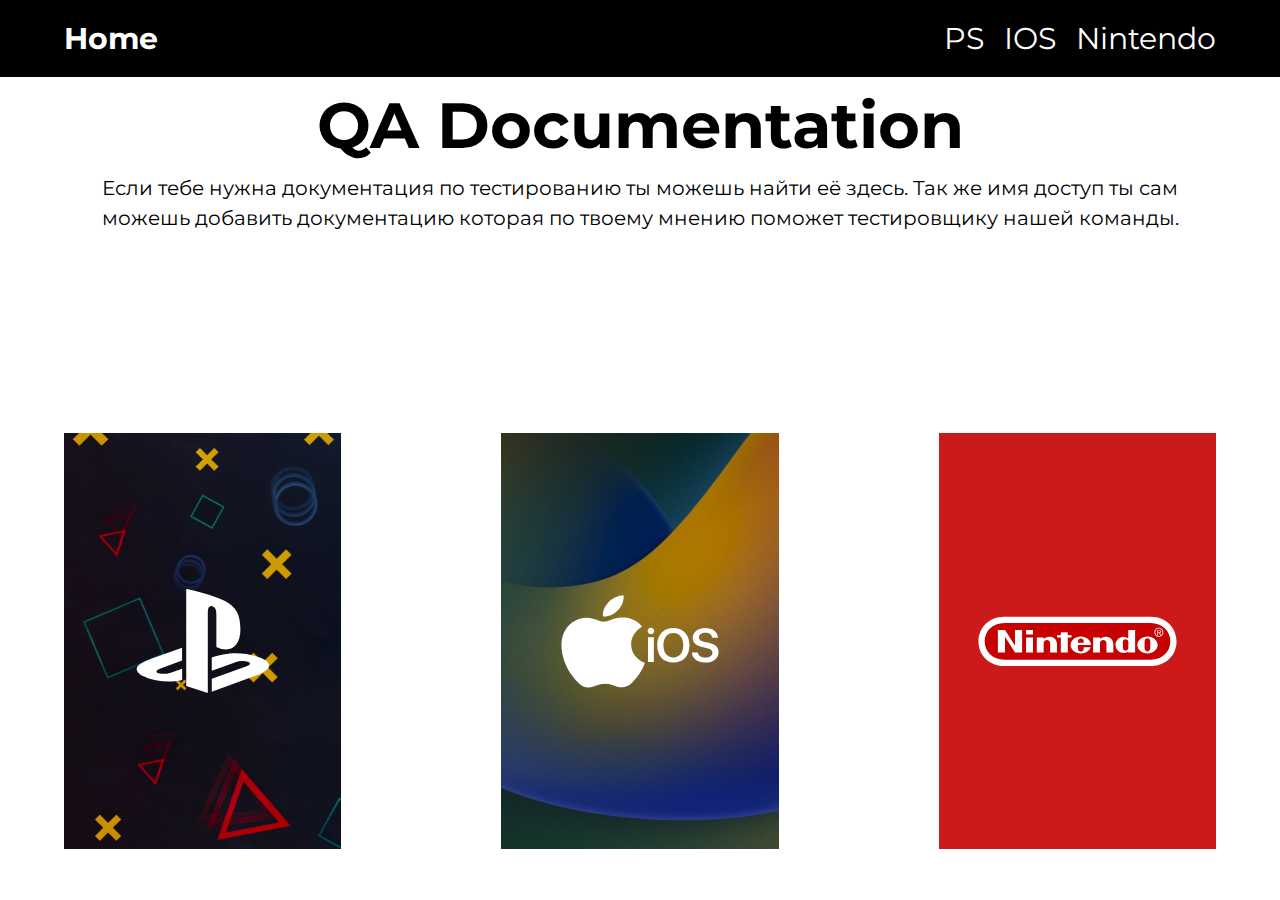
<file: index.html>
<!DOCTYPE html>
<html lang="en">
<head>
    <meta charset="UTF-8">
    <meta name="viewport" content="width=device-width, initial-scale=1.0">

    <link rel="preconnect" href="https://fonts.googleapis.com">
<link rel="preconnect" href="https://fonts.gstatic.com" crossorigin>
<link href="https://fonts.googleapis.com/css2?family=Montserrat:ital,wght@0,100..900;1,100..900&display=swap" rel="stylesheet">


    <link rel="stylesheet" href="style/style.css">
    <link rel="stylesheet" href="style/main.css">


    <title>QA Documentation</title>
</head>
<body>

    <header class="header">
        <div class="container">
            <nav class="navigation">
                <div class="back">
                    <h3><a href="">Home</a></h3>
                </div>

                <div class="links">
                    <ul>
                        <li><a href="blocks/playstation.html">PS</a></li>
                        <li><a href="blocks/playstation.html">IOS</a></li>
                        <li><a href="blocks/playstation.html">Nintendo</a></li>
                    </ul>
                </div>
            </nav>
        </div>
    </header>

   <div class="welcome">
       <div class="container">
            <h1>QA Documentation</h1>
            <p>
                Если тебе нужна документация по тестированию ты можешь найти её здесь.
                Так же имя доступ ты сам можешь добавить документацию которая по твоему мнению поможет тестировщику нашей команды.
            </p>
       </div>
   </div>

   <div class="doc_links">
        <div class="container">
            <div class="cards">
                <div class="card">
                    <a href="blocks/playstation.html"><img src="img/svg/Group 2.svg" alt=""></a>
                </div>
                <div class="card">
                    <a href="blocks/ios.html"><img src="img/svg/Group 3.svg" alt=""></a>
                </div>
                <div class="card">
                    <a href="blocks/nintendo.html"><img src="img/svg/Group 4.svg" alt=""></a>
                </div>
            </div>
        </div>
   </div>
    
</body>
</html>
</file>
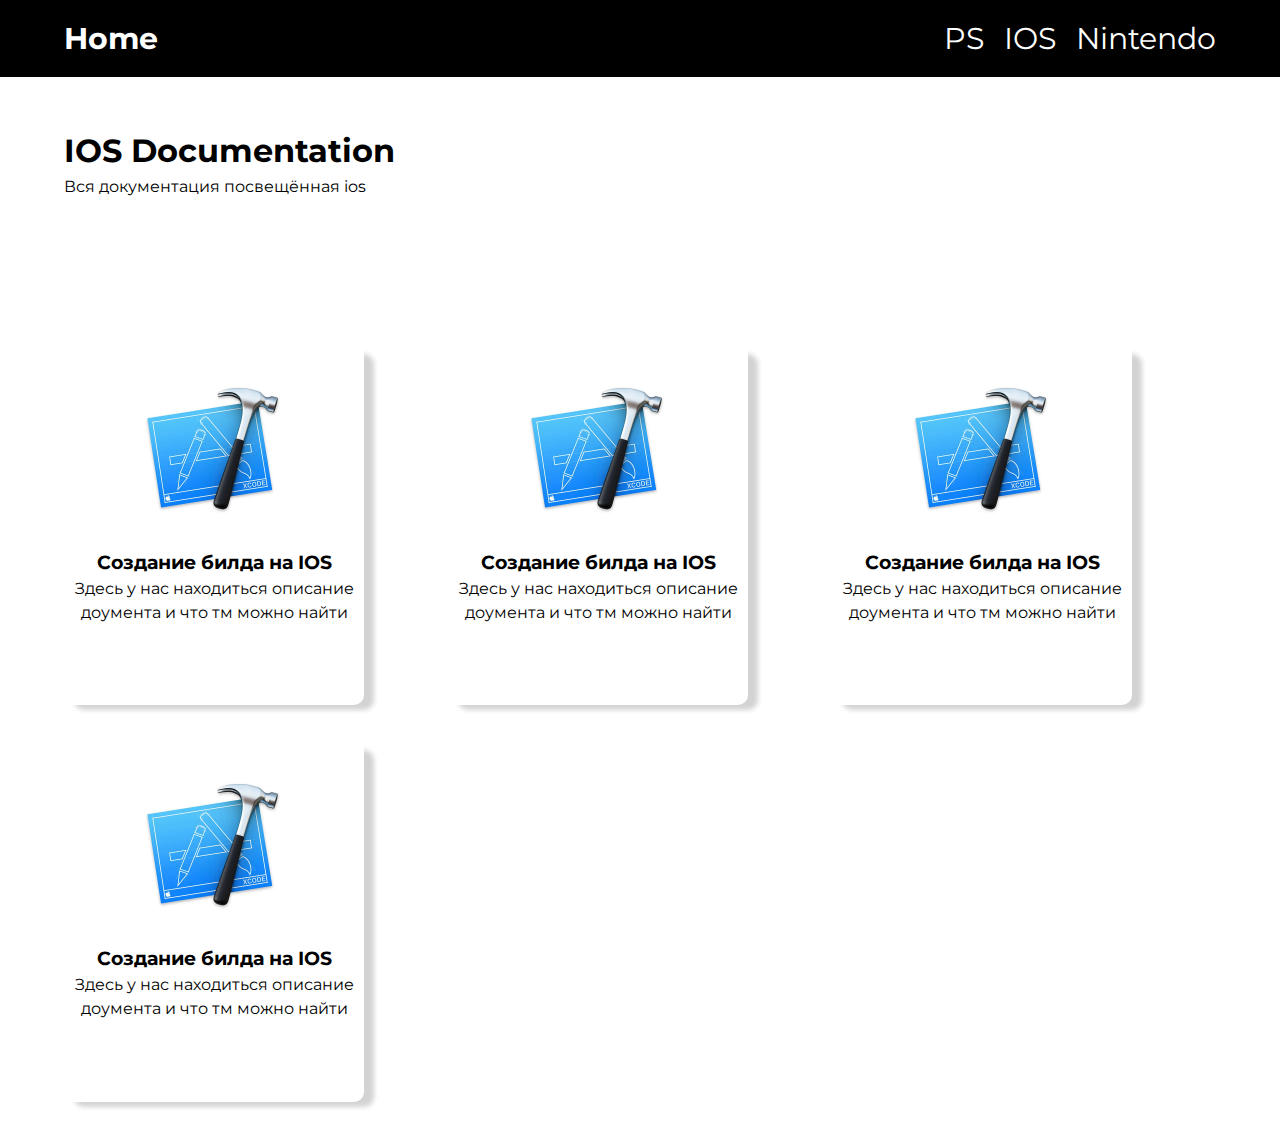
<file: blocks/ios.html>
<!DOCTYPE html>
<html lang="en">
<head>
    <meta charset="UTF-8">
    <meta name="viewport" content="width=device-width, initial-scale=1.0">

    <link rel="preconnect" href="https://fonts.googleapis.com">
    <link rel="preconnect" href="https://fonts.gstatic.com" crossorigin>
    <link href="https://fonts.googleapis.com/css2?family=Montserrat:ital,wght@0,100..900;1,100..900&display=swap" rel="stylesheet">

    <link rel="stylesheet" href="../style/main.css">
    <link rel="stylesheet" href="../style/ios.css">

    <title>Document</title>
</head>
<body>

    <header class="header">
        <div class="container">
            <nav class="navigation">
                <div class="back">
                    <h3><a href="../index.html">Home</a></h3>
                </div>

                <div class="links">
                    <ul>
                        <li><a href="playstation.html">PS</a></li>
                        <li><a href="ios.html">IOS</a></li>
                        <li><a href="nintendo.html">Nintendo</a></li>
                    </ul>
                </div>
            </nav>
        </div>
    </header>

    <div class="ios_welcome">
        <div class="container">
            <h1>IOS Documentation</h1>
            <p>Вся документация посвещённая ios</p>
        </div>
    </div>


    <div class="doc_block">
       <div class="container">
        <div class="builds">
            <a href="https://docs.google.com/document/d/12r_uuylJAlCtmb7X-3QVLYtE9mnFhOcTk-rrEnuG4wM/edit?tab=t.0">
                <div class="doc">
                    <img src="../img/xcode.webp" alt="">
                    <h3>Создание билда на IOS</h3>
                    <p> Здесь у нас находиться описание доумента и что тм можно найти</p>
                </div>
            </a>
            <a href="https://docs.google.com/document/d/12r_uuylJAlCtmb7X-3QVLYtE9mnFhOcTk-rrEnuG4wM/edit?tab=t.0">
                <div class="doc">
                    <img src="../img/xcode.webp" alt="">
                    <h3>Создание билда на IOS</h3>
                    <p> Здесь у нас находиться описание доумента и что тм можно найти</p>
                </div>
            </a>
            <a href="https://docs.google.com/document/d/12r_uuylJAlCtmb7X-3QVLYtE9mnFhOcTk-rrEnuG4wM/edit?tab=t.0">
                <div class="doc">
                    <img src="../img/xcode.webp" alt="">
                    <h3>Создание билда на IOS</h3>
                    <p> Здесь у нас находиться описание доумента и что тм можно найти</p>
                </div>
            </a>
            <a href="https://docs.google.com/document/d/12r_uuylJAlCtmb7X-3QVLYtE9mnFhOcTk-rrEnuG4wM/edit?tab=t.0">
                <div class="doc">
                    <img src="../img/xcode.webp" alt="">
                    <h3>Создание билда на IOS</h3>
                    <p> Здесь у нас находиться описание доумента и что тм можно найти</p>
                </div>
            </a>
        </div>
       </div>
    </div>
    
</body>
</html>
</file>
<file: style/style.css>
.welcome{
    text-align: center;
}

.welcome h1{
    font-size: 64px;
}

.welcome p{
    font-size: 20px;
}

.doc_links{
    margin-top: 200px;
}

.cards{
    display: flex;
    flex-direction: row;
    align-items: center;
    justify-content: center;
    gap: 160px;
}

.card:hover{
    transform: 1s;
    transform: scale(1.01);
}


.doc_links{
    margin-bottom: 100px;
}
</file>
<file: style/main.css>
body {
    font-family: "Montserrat", serif;

}
/* Указываем box sizing */
*,
*::before,
*::after {
  box-sizing: border-box;
}

/* Убираем внутренние отступы */
ul[class],
ol[class] {
  padding: 0;
}

/* Убираем внешние отступы */
body,
h1,
h2,
h3,
h4,
p,
ul[class],
ol[class],
li,
figure,
figcaption,
blockquote,
dl,
dd {
  margin: 0;
}

/* Выставляем основные настройки по-умолчанию для body */
body {
  min-height: 100vh;
  scroll-behavior: smooth;
  text-rendering: optimizeSpeed;
  line-height: 1.5;
}

/* Удаляем стандартную стилизацию для всех ul и il, у которых есть атрибут class*/
ul[class],
ol[class] {
  list-style: none;
}

/* Элементы a, у которых нет класса, сбрасываем до дефолтных стилей */
a:not([class]) {
  text-decoration-skip-ink: auto;
}

/* Упрощаем работу с изображениями */
img {
  max-width: 100%;
  display: block;
}

/* Указываем понятную периодичность в потоке данных у article*/
article > * + * {
  margin-top: 1em;
}

/* Наследуем шрифты для инпутов и кнопок */
input,
button,
textarea,
select {
  font: inherit;
}

/* Удаляем все анимации и переходы для людей, которые предпочитай их не использовать */
@media (prefers-reduced-motion: reduce) {
  * {
    animation-duration: 0.01ms !important;
    animation-iteration-count: 1 !important;
    transition-duration: 0.01ms !important;
    scroll-behavior: auto !important;
  }
}

.container{
    max-width: 90%;
    width: 1440px;
    margin: 0 auto;
}


.header{
    background-color: black;
    color:white;
}


.header h3{
font-size: 30px;
}
.header a{
    text-decoration: none;
    color: white ;
    font-size: 30px;

}

.header ul{
    list-style: none;;
    
}

.navigation{
    display:  flex;
    flex-direction: row;
    align-items: center;
    justify-content: space-between;
}

.links ul{
    display:  flex;
    flex-direction: row;
    align-items: center;
    gap: 20px
}

.links a:hover{
    border-bottom: 3px solid white;
}

.sorry{
  font-size: 60px;
  text-align: center;
}
</file>
<file: style/ios.css>
.ios_welcome{
    margin-top: 50px;
}


.doc{
    display: flex;
    flex-direction: column;
    justify-content: start;
    align-items: center;
    width: 300px;
    height: 90%;
    max-height: 500px;
    border-radius: 10px;
    box-shadow: 10px 5px 5px rgb(211, 211, 211);
    text-align: center;
    padding-bottom: 120px;
}

.doc:hover{
    transform: scale(1.01);
}



.builds a{
    text-decoration: none;
    color: black;
}


.doc_block{
    margin-top: 150px;
}

.builds{
    display: grid;
    grid-template-columns: repeat( 3, 1fr);
}
</file>
